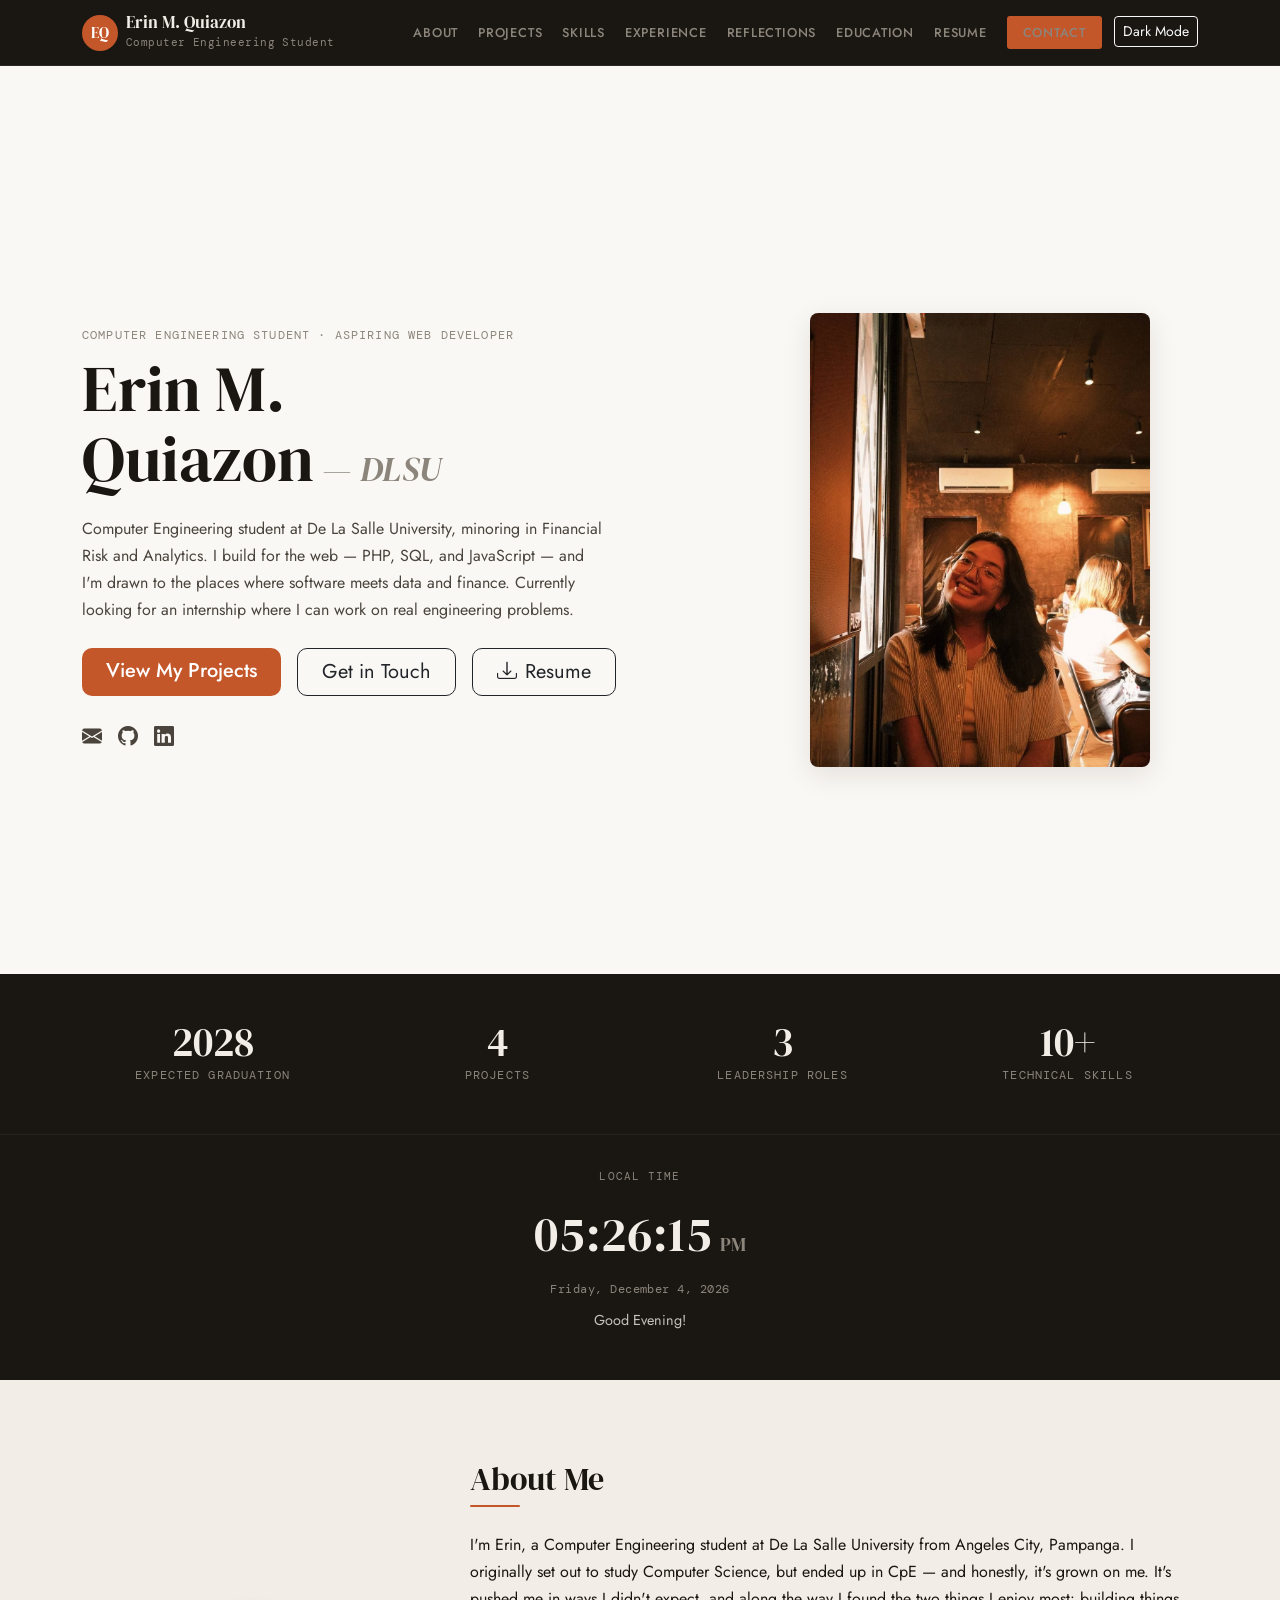
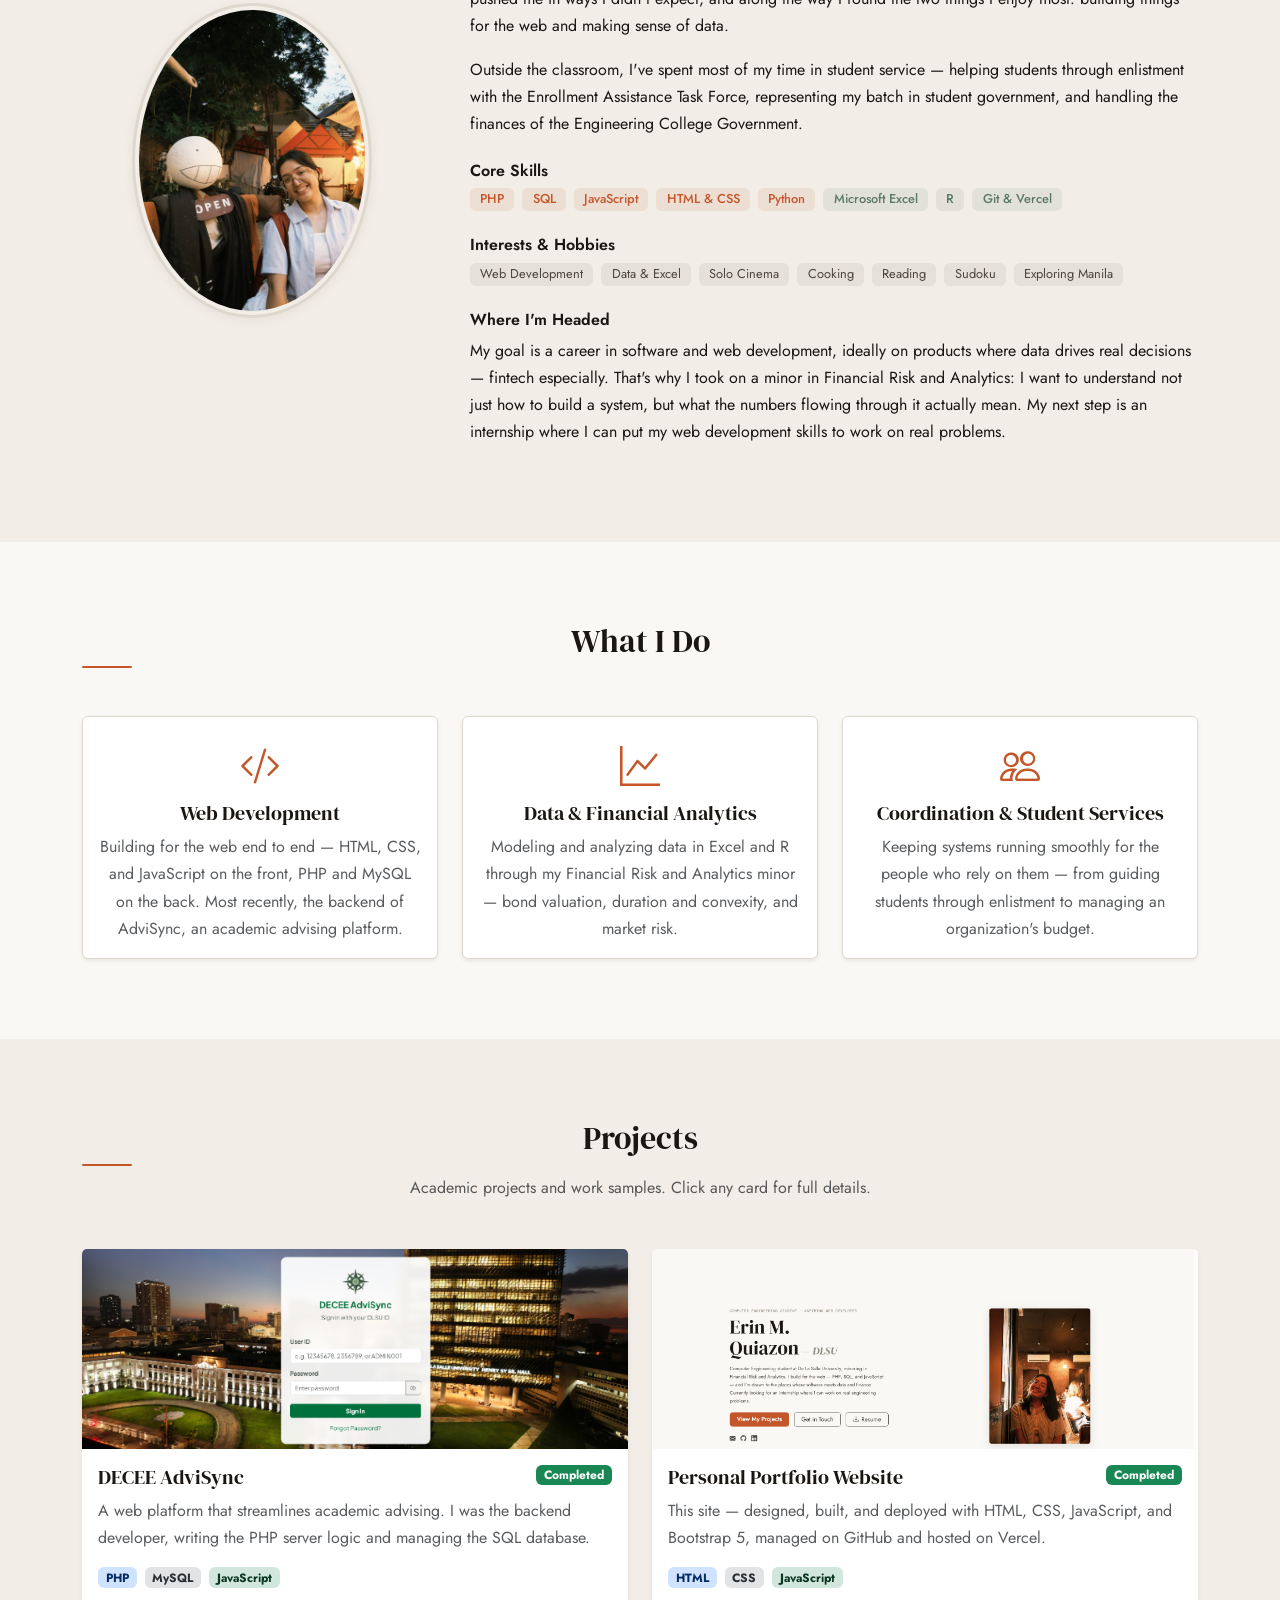
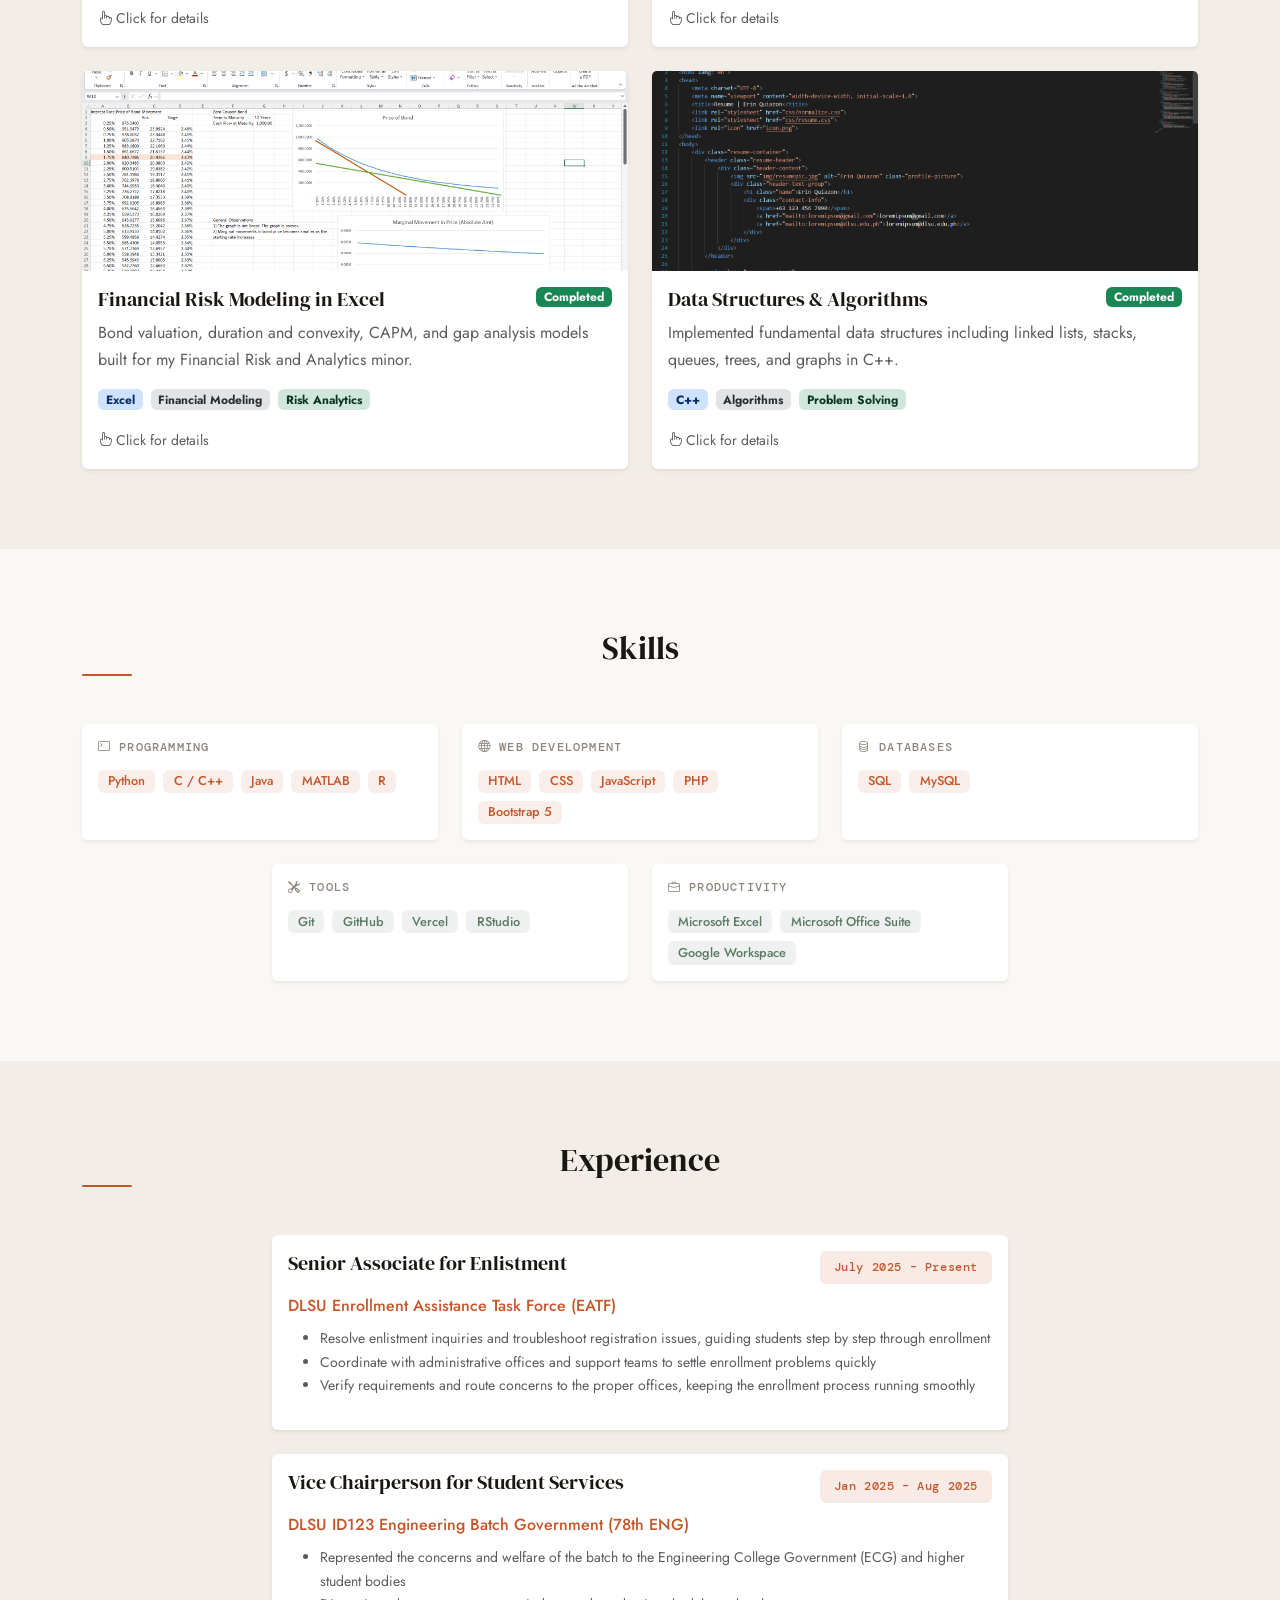
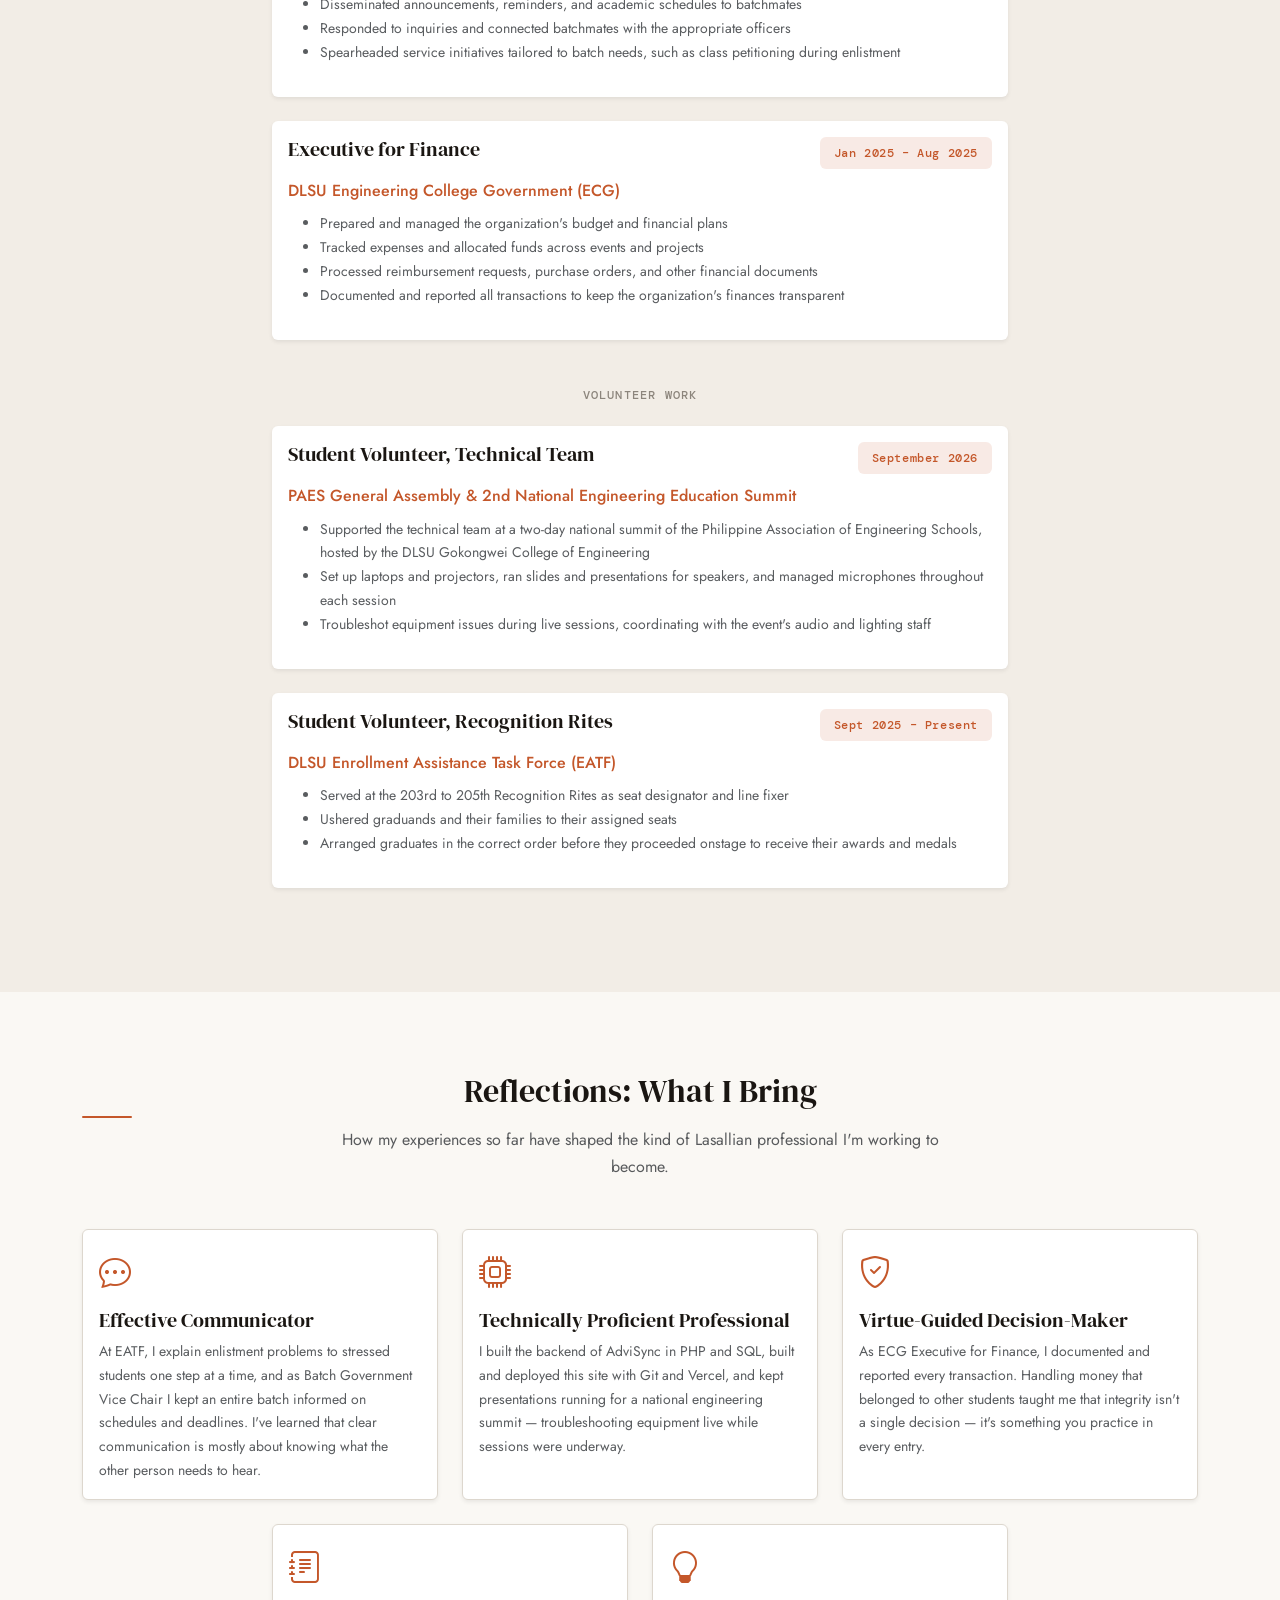
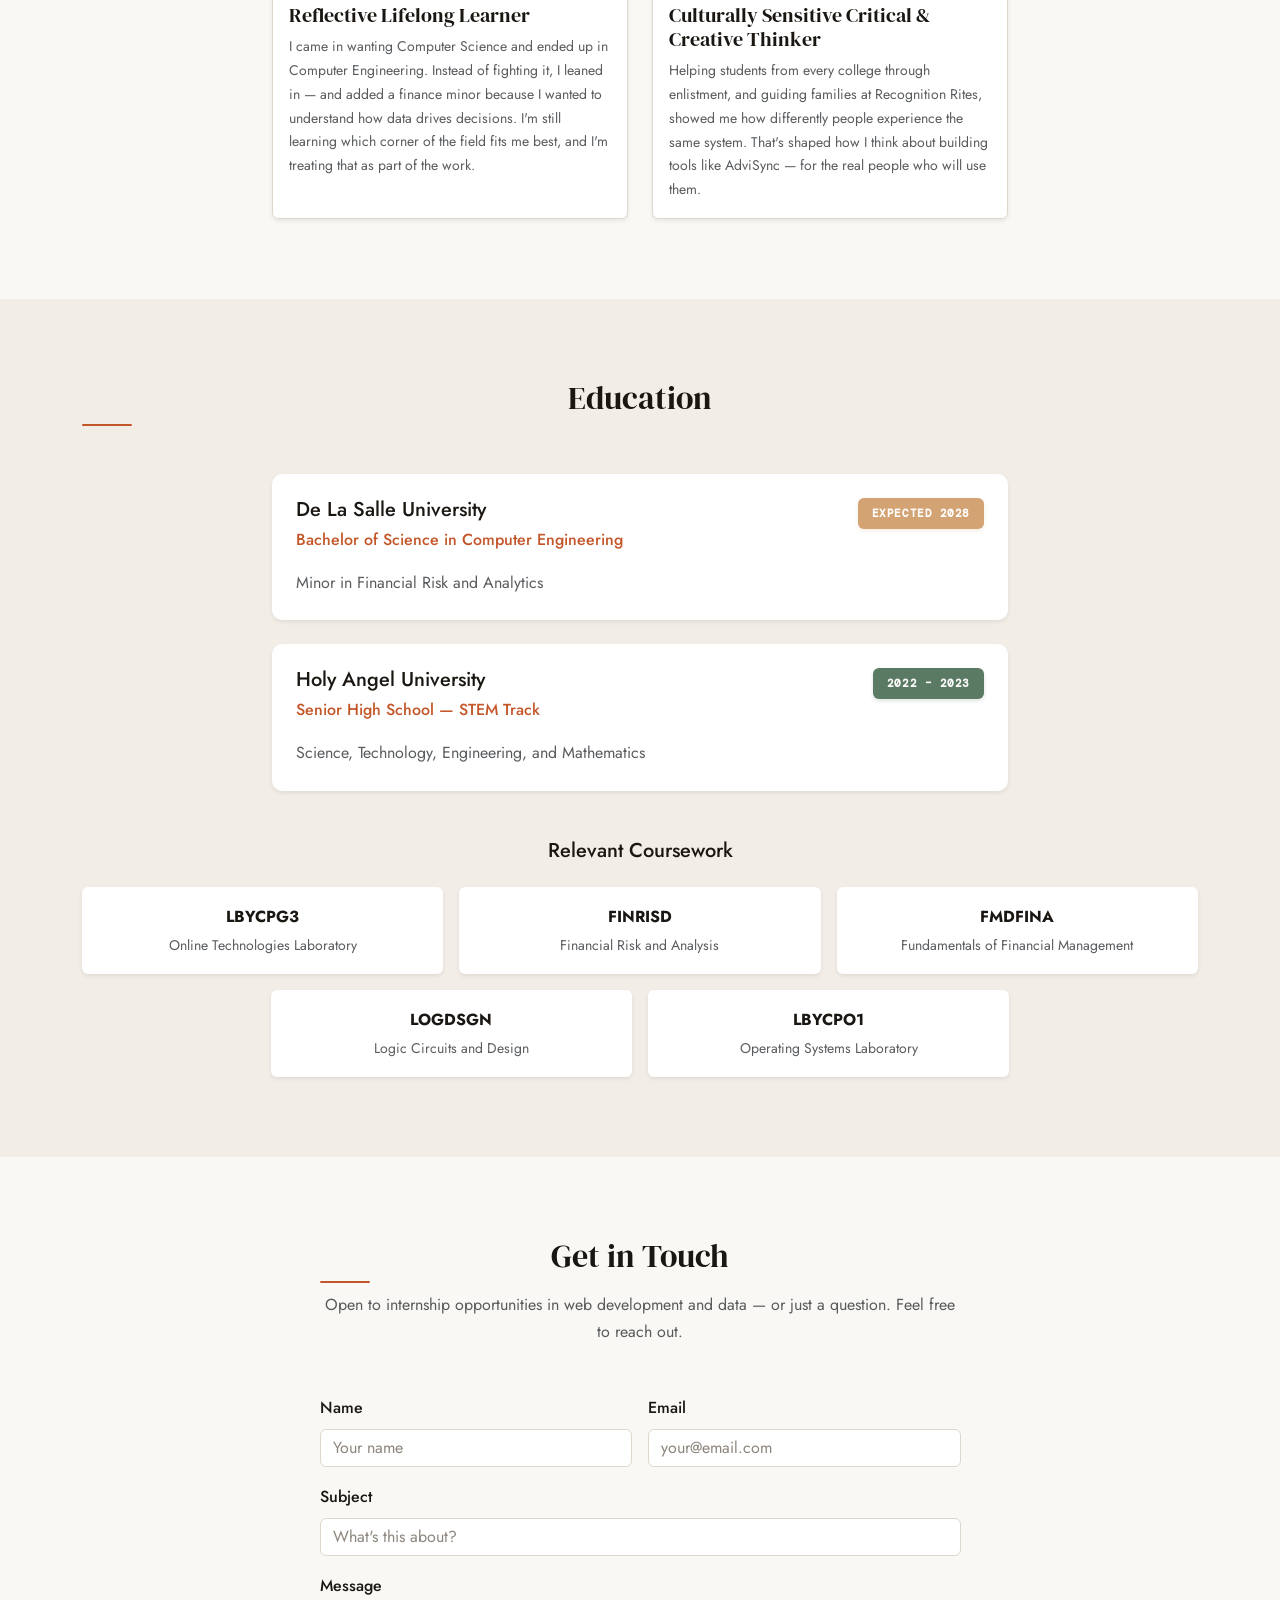
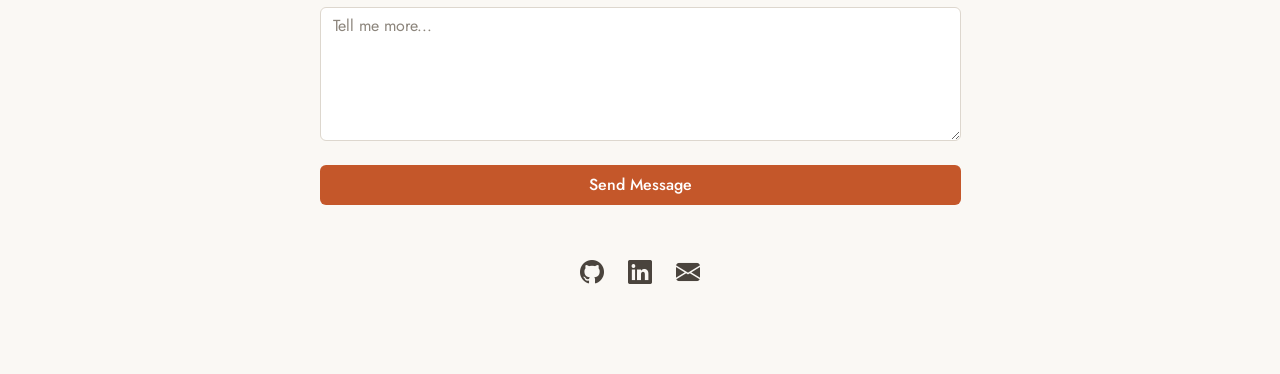
<file: index.html>
<!doctype html>
<html lang="en" data-bs-theme="light">
<head>
  <meta charset="UTF-8">
  <meta name="viewport" content="width=device-width, initial-scale=1.0">
  <meta name="description"
    content="Career e-Portfolio of Erin M. Quiazon, a Computer Engineering student at De La Salle University minoring in Financial Risk and Analytics.">
  <title>Erin M. Quiazon | Portfolio</title>
  <link rel="icon" href="assets/images/icon.png">

  <!-- Google Fonts -->
  <link rel="preconnect" href="https://fonts.googleapis.com">
  <link rel="preconnect" href="https://fonts.gstatic.com" crossorigin>
  <link href="https://fonts.googleapis.com/css2?family=DM+Mono:wght@400;500&family=DM+Serif+Display:ital@0;1&family=Jost:wght@300;400;500;600&display=swap" rel="stylesheet">

  <!-- Bootstrap Icons -->
  <link rel="stylesheet" href="https://cdn.jsdelivr.net/npm/bootstrap-icons@1.11.3/font/bootstrap-icons.min.css">

  <!-- Bootstrap 5.3 CSS (CDN) -->
  <link href="https://cdn.jsdelivr.net/npm/bootstrap@5.3.8/dist/css/bootstrap.min.css"
    rel="stylesheet"
    integrity="sha384-sRIl4kxILFvY47J16cr9ZwB07vP4J8+LH7qKQnuqkuIAvNWLzeN8tE5YBujZqJLB"
    crossorigin="anonymous">

  <!-- Custom overrides -->
  <link rel="stylesheet" href="css/style.css">
</head>

<body data-bs-spy="scroll" data-bs-target="#navbarMain" data-bs-offset="80">

  <!-- ============================================================
       NAVBAR
       ============================================================ -->
  <nav class="navbar navbar-expand-lg">
    <div class="container">
      <a class="navbar-brand d-flex align-items-center gap-2" href="#hero">
        <span class="brand-monogram" aria-hidden="true">EQ</span>
        <div class="brand-text">
          <span class="brand-name">Erin M. Quiazon</span>
          <span class="brand-sub">Computer Engineering Student</span>
        </div>
      </a>
      <button class="navbar-toggler" type="button"
        data-bs-toggle="collapse" data-bs-target="#navbarMain"
        aria-controls="navbarMain" aria-expanded="false"
        aria-label="Toggle navigation">
        <span class="navbar-toggler-icon"></span>
      </button>
      <div class="collapse navbar-collapse" id="navbarMain">
        <ul class="navbar-nav ms-auto gap-1">
          <li class="nav-item"><a class="nav-link" href="#about">About</a></li>
          <li class="nav-item"><a class="nav-link" href="#projects">Projects</a></li>
          <li class="nav-item"><a class="nav-link" href="#skills">Skills</a></li>
          <li class="nav-item"><a class="nav-link" href="#experience">Experience</a></li>
          <li class="nav-item"><a class="nav-link" href="#reflections">Reflections</a></li>
          <li class="nav-item"><a class="nav-link" href="#education">Education</a></li>
          <li class="nav-item"><a class="nav-link" href="resume.html">Resume</a></li>
          <li class="nav-item">
            <a class="nav-link btn-contact-nav ms-lg-2 px-3" href="#contact">Contact</a>
          </li>
          <li class="nav-item">
            <button id="theme-toggle" class="btn btn-sm btn-outline-light ms-lg-2">Dark Mode</button>
          </li>
        </ul>
      </div>
    </div>
  </nav>


  <main id="main-content">

    <!-- ============================================================
         HERO
         ============================================================ -->
    <section id="hero" class="d-flex align-items-center min-vh-100">
      <div class="container">
        <div class="row align-items-center g-5">
          <div class="col-12 col-lg-7">
            <p class="hero-eyebrow">Computer Engineering Student · Aspiring Web Developer</p>
            <h1 class="hero-title">Erin M.<br>Quiazon<span class="hero-highlight"> — DLSU</span></h1>
            <p class="hero-subtitle">Computer Engineering student at De La Salle University, minoring in Financial Risk and Analytics. I build for the web — PHP, SQL, and JavaScript — and I'm drawn to the places where software meets data and finance. Currently looking for an internship where I can work on real engineering problems.</p>
            <div class="d-flex flex-wrap gap-3 mt-4">
              <a href="#projects" class="btn btn-rust btn-lg px-4">View My Projects</a>
              <a href="#contact" class="btn btn-outline-dark btn-lg px-4">Get in Touch</a>
              <a href="assets/resume.pdf" download="Erin-Quiazon-Resume.pdf" class="btn btn-outline-dark btn-lg px-4">
                <i class="bi bi-download me-2"></i>Resume
              </a>
            </div>
            <div class="d-flex gap-3 mt-4">
              <a href="mailto:erin_quiazon@dlsu.edu.ph" class="social-link"
                data-bs-toggle="tooltip" data-bs-placement="bottom" title="Send me an email"
                aria-label="Send email"><i class="bi bi-envelope-fill fs-5"></i></a>
              <a href="https://github.com/erin-kyu" class="social-link"
                target="_blank" rel="noopener noreferrer"
                data-bs-toggle="tooltip" data-bs-placement="bottom" title="Visit my GitHub"
                aria-label="GitHub profile"><i class="bi bi-github fs-5"></i></a>
              <a href="https://www.linkedin.com/in/erin-quiazon-b76b72370" class="social-link"
                target="_blank" rel="noopener noreferrer"
                data-bs-toggle="tooltip" data-bs-placement="bottom" title="Connect on LinkedIn"
                aria-label="LinkedIn profile"><i class="bi bi-linkedin fs-5"></i></a>
            </div>
          </div>
          <div class="col-12 col-lg-5 text-center">
            <div class="hero-image-wrapper">
              <img src="assets/images/picofme.jpg" alt="Portrait photo of Erin M. Quiazon" class="img-fluid hero-portrait">
            </div>
          </div>
        </div>
      </div>
    </section>


    <!-- ============================================================
         STATS
         ============================================================ -->
    <section id="stats" class="stats-section">
      <div class="container">
        <div class="row row-cols-2 row-cols-md-4 g-4 text-center">
          <div class="col">
            <div class="stat-card"><span class="stat-number">2028</span><span class="stat-label">Expected Graduation</span></div>
          </div>
          <div class="col">
            <div class="stat-card"><span class="stat-number">4</span><span class="stat-label">Projects</span></div>
          </div>
          <div class="col">
            <div class="stat-card"><span class="stat-number">3</span><span class="stat-label">Leadership Roles</span></div>
          </div>
          <div class="col">
            <div class="stat-card"><span class="stat-number">10+</span><span class="stat-label">Technical Skills</span></div>
          </div>
        </div>
      </div>
    </section>


    <!-- ============================================================
         CLOCK
         ============================================================ -->
    <section id="clock" class="clock-section">
      <div class="container text-center">
        <p class="clock-label">Local Time</p>
        <div class="clock-display">
          <span id="clock-time">00:00:00</span>
          <span id="clock-ampm">AM</span>
        </div>
        <div id="clock-date" class="clock-date"></div>
        <div id="clock-greeting" class="clock-greeting"></div>
      </div>
    </section>


    <!-- ============================================================
         ABOUT
         ============================================================ -->
    <section id="about" class="portfolio-section section-alt">
      <div class="container">
        <div class="row align-items-center g-5">
          <div class="col-12 col-md-4 text-center">
            <img src="assets/images/avatar2.jpg" alt="Photo of Erin M. Quiazon"
              class="img-fluid rounded-circle shadow avatar-img" width="260" height="260">
          </div>
          <div class="col-12 col-md-8">
            <h2 class="section-heading mb-4">About Me</h2>

            <p>I'm Erin, a Computer Engineering student at De La Salle University from Angeles City, Pampanga. I originally set out to study Computer Science, but ended up in CpE — and honestly, it's grown on me. It's pushed me in ways I didn't expect, and along the way I found the two things I enjoy most: building things for the web and making sense of data.</p>
            <p>Outside the classroom, I've spent most of my time in student service — helping students through enlistment with the Enrollment Assistance Task Force, representing my batch in student government, and handling the finances of the Engineering College Government.</p>

            <h3 class="h6 fw-semibold mt-4 mb-2">Core Skills</h3>
            <div class="d-flex flex-wrap gap-2">
              <span class="badge badge-skill-primary" data-bs-toggle="tooltip" title="Server-side logic for AdviSync">PHP</span>
              <span class="badge badge-skill-primary" data-bs-toggle="tooltip" title="MySQL databases for web applications">SQL</span>
              <span class="badge badge-skill-primary" data-bs-toggle="tooltip" title="Frontend scripting and DOM manipulation">JavaScript</span>
              <span class="badge badge-skill-primary" data-bs-toggle="tooltip" title="Core web development languages">HTML &amp; CSS</span>
              <span class="badge badge-skill-primary" data-bs-toggle="tooltip" title="Engineering applications and data analysis">Python</span>
              <span class="badge badge-skill-secondary" data-bs-toggle="tooltip" title="Financial models, simulations, and charts">Microsoft Excel</span>
              <span class="badge badge-skill-secondary" data-bs-toggle="tooltip" title="Statistical analysis in RStudio">R</span>
              <span class="badge badge-skill-secondary" data-bs-toggle="tooltip" title="Version control and deployment">Git &amp; Vercel</span>
            </div>

            <h3 class="h6 fw-semibold mt-4 mb-2">Interests &amp; Hobbies</h3>
            <div class="d-flex flex-wrap gap-2">
              <span class="badge badge-interest">Web Development</span>
              <span class="badge badge-interest">Data &amp; Excel</span>
              <span class="badge badge-interest">Solo Cinema</span>
              <span class="badge badge-interest">Cooking</span>
              <span class="badge badge-interest">Reading</span>
              <span class="badge badge-interest">Sudoku</span>
              <span class="badge badge-interest">Exploring Manila</span>
            </div>

            <h3 class="h6 fw-semibold mt-4 mb-2">Where I'm Headed</h3>
            <p>My goal is a career in software and web development, ideally on products where data drives real decisions — fintech especially. That's why I took on a minor in Financial Risk and Analytics: I want to understand not just how to build a system, but what the numbers flowing through it actually mean. My next step is an internship where I can put my web development skills to work on real problems.</p>
          </div>
        </div>
      </div>
    </section>


    <!-- ============================================================
         WHAT I DO
         ============================================================ -->
    <section id="interests" class="portfolio-section">
      <div class="container">
        <h2 class="section-heading text-center mb-5">What I Do</h2>
        <div class="row row-cols-1 row-cols-md-3 g-4">
          <div class="col">
            <div class="card h-100 border-0 shadow-sm interest-card">
              <div class="card-body text-center">
                <i class="bi bi-code-slash fs-1 text-rust mb-3"></i>
                <h3 class="card-title h5">Web Development</h3>
                <p class="card-text text-body-secondary">Building for the web end to end — HTML, CSS, and JavaScript on the front, PHP and MySQL on the back. Most recently, the backend of AdviSync, an academic advising platform.</p>
              </div>
            </div>
          </div>
          <div class="col">
            <div class="card h-100 border-0 shadow-sm interest-card">
              <div class="card-body text-center">
                <i class="bi bi-graph-up fs-1 text-rust mb-3"></i>
                <h3 class="card-title h5">Data &amp; Financial Analytics</h3>
                <p class="card-text text-body-secondary">Modeling and analyzing data in Excel and R through my Financial Risk and Analytics minor — bond valuation, duration and convexity, and market risk.</p>
              </div>
            </div>
          </div>
          <div class="col">
            <div class="card h-100 border-0 shadow-sm interest-card">
              <div class="card-body text-center">
                <i class="bi bi-people fs-1 text-rust mb-3"></i>
                <h3 class="card-title h5">Coordination &amp; Student Services</h3>
                <p class="card-text text-body-secondary">Keeping systems running smoothly for the people who rely on them — from guiding students through enlistment to managing an organization's budget.</p>
              </div>
            </div>
          </div>
        </div>
      </div>
    </section>


    <!-- ============================================================
         PROJECTS
         ============================================================ -->
    <section id="projects" class="portfolio-section section-alt">
      <div class="container">
        <h2 class="section-heading text-center mb-2">Projects</h2>
        <p class="text-center text-body-secondary mb-5">Academic projects and work samples. Click any card for full details.</p>

        <div class="row row-cols-1 row-cols-md-2 g-4">

          <!-- AdviSync -->
          <div class="col">
            <article class="card h-100 shadow-sm border-0 project-card"
              role="button" tabindex="0" data-bs-toggle="modal" data-bs-target="#projectModal4">
              <img src="assets/images/advisync.png" class="card-img-top"
                alt="DECEE AdviSync sign-in page over a photo of the DLSU campus" loading="lazy" width="400" height="200">
              <div class="card-body d-flex flex-column">
                <div class="d-flex justify-content-between align-items-start mb-2">
                  <h3 class="card-title h5 mb-0">DECEE AdviSync</h3>
                  <span class="badge bg-success">Completed</span>
                </div>
                <p class="card-text text-body-secondary flex-grow-1">A web platform that streamlines academic advising. I was the backend developer, writing the PHP server logic and managing the SQL database.</p>
                <div class="d-flex flex-wrap gap-2 mb-3">
                  <span class="badge bg-primary-subtle text-primary-emphasis">PHP</span>
                  <span class="badge bg-secondary-subtle text-secondary-emphasis">MySQL</span>
                  <span class="badge bg-success-subtle text-success-emphasis">JavaScript</span>
                </div>
                <div class="mt-auto"><small class="text-body-secondary"><i class="bi bi-hand-index me-1"></i>Click for details</small></div>
              </div>
            </article>
          </div>

          <!-- Portfolio -->
          <div class="col">
            <article class="card h-100 shadow-sm border-0 project-card"
              role="button" tabindex="0" data-bs-toggle="modal" data-bs-target="#projectModal1">
              <img src="assets/images/portfolio-home-screenshot.png" class="card-img-top"
                alt="Screenshot of personal portfolio website homepage" loading="lazy" width="400" height="200">
              <div class="card-body d-flex flex-column">
                <div class="d-flex justify-content-between align-items-start mb-2">
                  <h3 class="card-title h5 mb-0">Personal Portfolio Website</h3>
                  <span class="badge bg-success">Completed</span>
                </div>
                <p class="card-text text-body-secondary flex-grow-1">This site — designed, built, and deployed with HTML, CSS, JavaScript, and Bootstrap 5, managed on GitHub and hosted on Vercel.</p>
                <div class="d-flex flex-wrap gap-2 mb-3">
                  <span class="badge bg-primary-subtle text-primary-emphasis">HTML</span>
                  <span class="badge bg-secondary-subtle text-secondary-emphasis">CSS</span>
                  <span class="badge bg-success-subtle text-success-emphasis">JavaScript</span>
                </div>
                <div class="mt-auto"><small class="text-body-secondary"><i class="bi bi-hand-index me-1"></i>Click for details</small></div>
              </div>
            </article>
          </div>

          <!-- FinRisk Excel -->
          <div class="col">
            <article class="card h-100 shadow-sm border-0 project-card"
              role="button" tabindex="0" data-bs-toggle="modal" data-bs-target="#projectModal2">
              <img src="assets/images/excel.png" class="card-img-top"
                alt="Excel workbook simulating zero-coupon bond prices across interest rates" loading="lazy" width="400" height="200">
              <div class="card-body d-flex flex-column">
                <div class="d-flex justify-content-between align-items-start mb-2">
                  <h3 class="card-title h5 mb-0">Financial Risk Modeling in Excel</h3>
                  <span class="badge bg-success">Completed</span>
                </div>
                <p class="card-text text-body-secondary flex-grow-1">Bond valuation, duration and convexity, CAPM, and gap analysis models built for my Financial Risk and Analytics minor.</p>
                <div class="d-flex flex-wrap gap-2 mb-3">
                  <span class="badge bg-primary-subtle text-primary-emphasis">Excel</span>
                  <span class="badge bg-secondary-subtle text-secondary-emphasis">Financial Modeling</span>
                  <span class="badge bg-success-subtle text-success-emphasis">Risk Analytics</span>
                </div>
                <div class="mt-auto"><small class="text-body-secondary"><i class="bi bi-hand-index me-1"></i>Click for details</small></div>
              </div>
            </article>
          </div>

          <!-- DSA -->
          <div class="col">
            <article class="card h-100 shadow-sm border-0 project-card"
              role="button" tabindex="0" data-bs-toggle="modal" data-bs-target="#projectModal3">
              <img src="assets/images/vscode.png" class="card-img-top"
                alt="Screenshot of VS Code editor showing C++ data structures code" loading="lazy" width="400" height="200">
              <div class="card-body d-flex flex-column">
                <div class="d-flex justify-content-between align-items-start mb-2">
                  <h3 class="card-title h5 mb-0">Data Structures &amp; Algorithms</h3>
                  <span class="badge bg-success">Completed</span>
                </div>
                <p class="card-text text-body-secondary flex-grow-1">Implemented fundamental data structures including linked lists, stacks, queues, trees, and graphs in C++.</p>
                <div class="d-flex flex-wrap gap-2 mb-3">
                  <span class="badge bg-primary-subtle text-primary-emphasis">C++</span>
                  <span class="badge bg-secondary-subtle text-secondary-emphasis">Algorithms</span>
                  <span class="badge bg-success-subtle text-success-emphasis">Problem Solving</span>
                </div>
                <div class="mt-auto"><small class="text-body-secondary"><i class="bi bi-hand-index me-1"></i>Click for details</small></div>
              </div>
            </article>
          </div>

        </div>
      </div>
    </section>


    <!-- ============================================================
         SKILLS
         ============================================================ -->
    <section id="skills" class="portfolio-section">
      <div class="container">
        <h2 class="section-heading text-center mb-5">Skills</h2>
        <div class="row row-cols-1 row-cols-md-2 row-cols-lg-3 g-4 justify-content-center">

          <div class="col">
            <div class="card h-100 border-0 shadow-sm skill-group-card">
              <div class="card-body">
                <h3 class="h5 mb-3 skill-column-title"><i class="bi bi-terminal me-2"></i>Programming</h3>
                <div class="d-flex flex-wrap gap-2">
                  <span class="badge badge-skill-primary">Python</span>
                  <span class="badge badge-skill-primary">C / C++</span>
                  <span class="badge badge-skill-primary">Java</span>
                  <span class="badge badge-skill-primary">MATLAB</span>
                  <span class="badge badge-skill-primary">R</span>
                </div>
              </div>
            </div>
          </div>

          <div class="col">
            <div class="card h-100 border-0 shadow-sm skill-group-card">
              <div class="card-body">
                <h3 class="h5 mb-3 skill-column-title"><i class="bi bi-globe me-2"></i>Web Development</h3>
                <div class="d-flex flex-wrap gap-2">
                  <span class="badge badge-skill-primary">HTML</span>
                  <span class="badge badge-skill-primary">CSS</span>
                  <span class="badge badge-skill-primary">JavaScript</span>
                  <span class="badge badge-skill-primary">PHP</span>
                  <span class="badge badge-skill-primary">Bootstrap 5</span>
                </div>
              </div>
            </div>
          </div>

          <div class="col">
            <div class="card h-100 border-0 shadow-sm skill-group-card">
              <div class="card-body">
                <h3 class="h5 mb-3 skill-column-title"><i class="bi bi-database me-2"></i>Databases</h3>
                <div class="d-flex flex-wrap gap-2">
                  <span class="badge badge-skill-primary">SQL</span>
                  <span class="badge badge-skill-primary">MySQL</span>
                </div>
              </div>
            </div>
          </div>

          <div class="col">
            <div class="card h-100 border-0 shadow-sm skill-group-card">
              <div class="card-body">
                <h3 class="h5 mb-3 skill-column-title"><i class="bi bi-tools me-2"></i>Tools</h3>
                <div class="d-flex flex-wrap gap-2">
                  <span class="badge badge-skill-secondary">Git</span>
                  <span class="badge badge-skill-secondary">GitHub</span>
                  <span class="badge badge-skill-secondary">Vercel</span>
                  <span class="badge badge-skill-secondary">RStudio</span>
                </div>
              </div>
            </div>
          </div>

          <div class="col">
            <div class="card h-100 border-0 shadow-sm skill-group-card">
              <div class="card-body">
                <h3 class="h5 mb-3 skill-column-title"><i class="bi bi-briefcase me-2"></i>Productivity</h3>
                <div class="d-flex flex-wrap gap-2">
                  <span class="badge badge-skill-secondary">Microsoft Excel</span>
                  <span class="badge badge-skill-secondary">Microsoft Office Suite</span>
                  <span class="badge badge-skill-secondary">Google Workspace</span>
                </div>
              </div>
            </div>
          </div>

        </div>
      </div>
    </section>


    <!-- ============================================================
         EXPERIENCE + VOLUNTEER
         ============================================================ -->
    <section id="experience" class="portfolio-section section-alt">
      <div class="container">
        <h2 class="section-heading text-center mb-5">Experience</h2>

        <div class="row justify-content-center">
          <div class="col-12 col-lg-8">

            <div class="card border-0 shadow-sm mb-4 experience-card">
              <div class="card-body">
                <div class="d-flex justify-content-between align-items-start flex-wrap mb-2">
                  <h3 class="card-title h5 mb-0">Senior Associate for Enlistment</h3>
                  <span class="experience-date">July 2025 – Present</span>
                </div>
                <p class="text-rust fw-medium mb-1">DLSU Enrollment Assistance Task Force (EATF)</p>
                <ul class="text-body-secondary small mt-2">
                  <li>Resolve enlistment inquiries and troubleshoot registration issues, guiding students step by step through enrollment</li>
                  <li>Coordinate with administrative offices and support teams to settle enrollment problems quickly</li>
                  <li>Verify requirements and route concerns to the proper offices, keeping the enrollment process running smoothly</li>
                </ul>
              </div>
            </div>

            <div class="card border-0 shadow-sm mb-4 experience-card">
              <div class="card-body">
                <div class="d-flex justify-content-between align-items-start flex-wrap mb-2">
                  <h3 class="card-title h5 mb-0">Vice Chairperson for Student Services</h3>
                  <span class="experience-date">Jan 2025 – Aug 2025</span>
                </div>
                <p class="text-rust fw-medium mb-1">DLSU ID123 Engineering Batch Government (78th ENG)</p>
                <ul class="text-body-secondary small mt-2">
                  <li>Represented the concerns and welfare of the batch to the Engineering College Government (ECG) and higher student bodies</li>
                  <li>Disseminated announcements, reminders, and academic schedules to batchmates</li>
                  <li>Responded to inquiries and connected batchmates with the appropriate officers</li>
                  <li>Spearheaded service initiatives tailored to batch needs, such as class petitioning during enlistment</li>
                </ul>
              </div>
            </div>

            <div class="card border-0 shadow-sm mb-4 experience-card">
              <div class="card-body">
                <div class="d-flex justify-content-between align-items-start flex-wrap mb-2">
                  <h3 class="card-title h5 mb-0">Executive for Finance</h3>
                  <span class="experience-date">Jan 2025 – Aug 2025</span>
                </div>
                <p class="text-rust fw-medium mb-1">DLSU Engineering College Government (ECG)</p>
                <ul class="text-body-secondary small mt-2">
                  <li>Prepared and managed the organization's budget and financial plans</li>
                  <li>Tracked expenses and allocated funds across events and projects</li>
                  <li>Processed reimbursement requests, purchase orders, and other financial documents</li>
                  <li>Documented and reported all transactions to keep the organization's finances transparent</li>
                </ul>
              </div>
            </div>

            <h3 class="h5 text-center mt-5 mb-4 skill-column-title">Volunteer Work</h3>

            <div class="card border-0 shadow-sm mb-4 experience-card">
              <div class="card-body">
                <div class="d-flex justify-content-between align-items-start flex-wrap mb-2">
                  <h3 class="card-title h5 mb-0">Student Volunteer, Technical Team</h3>
                  <span class="experience-date">September 2026</span>
                </div>
                <p class="text-rust fw-medium mb-1">PAES General Assembly &amp; 2nd National Engineering Education Summit</p>
                <ul class="text-body-secondary small mt-2">
                  <li>Supported the technical team at a two-day national summit of the Philippine Association of Engineering Schools, hosted by the DLSU Gokongwei College of Engineering</li>
                  <li>Set up laptops and projectors, ran slides and presentations for speakers, and managed microphones throughout each session</li>
                  <li>Troubleshot equipment issues during live sessions, coordinating with the event's audio and lighting staff</li>
                </ul>
              </div>
            </div>

            <div class="card border-0 shadow-sm mb-4 experience-card">
              <div class="card-body">
                <div class="d-flex justify-content-between align-items-start flex-wrap mb-2">
                  <h3 class="card-title h5 mb-0">Student Volunteer, Recognition Rites</h3>
                  <span class="experience-date">Sept 2025 – Present</span>
                </div>
                <p class="text-rust fw-medium mb-1">DLSU Enrollment Assistance Task Force (EATF)</p>
                <ul class="text-body-secondary small mt-2">
                  <li>Served at the 203rd to 205th Recognition Rites as seat designator and line fixer</li>
                  <li>Ushered graduands and their families to their assigned seats</li>
                  <li>Arranged graduates in the correct order before they proceeded onstage to receive their awards and medals</li>
                </ul>
              </div>
            </div>

          </div>
        </div>
      </div>
    </section>


    <!-- ============================================================
         REFLECTIONS — LASALLIAN GRADUATE ATTRIBUTES
         ============================================================ -->
    <section id="reflections" class="portfolio-section">
      <div class="container">
        <h2 class="section-heading text-center mb-2">Reflections: What I Bring</h2>
        <p class="text-center text-body-secondary mb-5 mx-auto" style="max-width: 640px;">How my experiences so far have shaped the kind of Lasallian professional I'm working to become.</p>

        <div class="row row-cols-1 row-cols-md-2 row-cols-lg-3 g-4 justify-content-center">

          <div class="col">
            <div class="card h-100 border-0 shadow-sm interest-card">
              <div class="card-body">
                <i class="bi bi-chat-dots fs-2 text-rust d-block mb-2"></i>
                <h3 class="card-title h5">Effective Communicator</h3>
                <p class="card-text text-body-secondary small">At EATF, I explain enlistment problems to stressed students one step at a time, and as Batch Government Vice Chair I kept an entire batch informed on schedules and deadlines. I've learned that clear communication is mostly about knowing what the other person needs to hear.</p>
              </div>
            </div>
          </div>

          <div class="col">
            <div class="card h-100 border-0 shadow-sm interest-card">
              <div class="card-body">
                <i class="bi bi-cpu fs-2 text-rust d-block mb-2"></i>
                <h3 class="card-title h5">Technically Proficient Professional</h3>
                <p class="card-text text-body-secondary small">I built the backend of AdviSync in PHP and SQL, built and deployed this site with Git and Vercel, and kept presentations running for a national engineering summit — troubleshooting equipment live while sessions were underway.</p>
              </div>
            </div>
          </div>

          <div class="col">
            <div class="card h-100 border-0 shadow-sm interest-card">
              <div class="card-body">
                <i class="bi bi-shield-check fs-2 text-rust d-block mb-2"></i>
                <h3 class="card-title h5">Virtue-Guided Decision-Maker</h3>
                <p class="card-text text-body-secondary small">As ECG Executive for Finance, I documented and reported every transaction. Handling money that belonged to other students taught me that integrity isn't a single decision — it's something you practice in every entry.</p>
              </div>
            </div>
          </div>

          <div class="col">
            <div class="card h-100 border-0 shadow-sm interest-card">
              <div class="card-body">
                <i class="bi bi-journal-text fs-2 text-rust d-block mb-2"></i>
                <h3 class="card-title h5">Reflective Lifelong Learner</h3>
                <p class="card-text text-body-secondary small">I came in wanting Computer Science and ended up in Computer Engineering. Instead of fighting it, I leaned in — and added a finance minor because I wanted to understand how data drives decisions. I'm still learning which corner of the field fits me best, and I'm treating that as part of the work.</p>
              </div>
            </div>
          </div>

          <div class="col">
            <div class="card h-100 border-0 shadow-sm interest-card">
              <div class="card-body">
                <i class="bi bi-lightbulb fs-2 text-rust d-block mb-2"></i>
                <h3 class="card-title h5">Culturally Sensitive Critical &amp; Creative Thinker</h3>
                <p class="card-text text-body-secondary small">Helping students from every college through enlistment, and guiding families at Recognition Rites, showed me how differently people experience the same system. That's shaped how I think about building tools like AdviSync — for the real people who will use them.</p>
              </div>
            </div>
          </div>

        </div>
      </div>
    </section>


    <!-- ============================================================
         EDUCATION
         ============================================================ -->
    <section id="education" class="portfolio-section section-alt">
      <div class="container">
        <h2 class="section-heading text-center mb-5">Education</h2>

        <div class="row justify-content-center g-4">
          <div class="col-12 col-lg-8">

            <div class="card p-4 mb-4 border-0 shadow-sm rounded-3">
              <div class="d-flex justify-content-between align-items-start flex-wrap mb-3">
                <div>
                  <h3 class="h5 mb-1">De La Salle University</h3>
                  <p class="text-rust fw-medium mb-0">Bachelor of Science in Computer Engineering</p>
                </div>
                <span class="status-progress">Expected 2028</span>
              </div>
              <p class="text-body-secondary mb-0">Minor in Financial Risk and Analytics</p>
            </div>

            <div class="card p-4 border-0 shadow-sm rounded-3">
              <div class="d-flex justify-content-between align-items-start flex-wrap mb-3">
                <div>
                  <h3 class="h5 mb-1">Holy Angel University</h3>
                  <p class="text-rust fw-medium mb-0">Senior High School — STEM Track</p>
                </div>
                <span class="status-completed">2022 – 2023</span>
              </div>
              <p class="text-body-secondary mb-0">Science, Technology, Engineering, and Mathematics</p>
            </div>

          </div>
        </div>

        <h3 class="h5 text-center mt-5 mb-4">Relevant Coursework</h3>
        <div class="row row-cols-1 row-cols-md-2 row-cols-lg-3 g-3 justify-content-center">
          <div class="col">
            <div class="card border-0 shadow-sm h-100">
              <div class="card-body text-center">
                <p class="fw-bold mb-1">LBYCPG3</p>
                <p class="text-body-secondary small mb-0">Online Technologies Laboratory</p>
              </div>
            </div>
          </div>
          <div class="col">
            <div class="card border-0 shadow-sm h-100">
              <div class="card-body text-center">
                <p class="fw-bold mb-1">FINRISD</p>
                <p class="text-body-secondary small mb-0">Financial Risk and Analysis</p>
              </div>
            </div>
          </div>
          <div class="col">
            <div class="card border-0 shadow-sm h-100">
              <div class="card-body text-center">
                <p class="fw-bold mb-1">FMDFINA</p>
                <p class="text-body-secondary small mb-0">Fundamentals of Financial Management</p>
              </div>
            </div>
          </div>
          <div class="col">
            <div class="card border-0 shadow-sm h-100">
              <div class="card-body text-center">
                <p class="fw-bold mb-1">LOGDSGN</p>
                <p class="text-body-secondary small mb-0">Logic Circuits and Design</p>
              </div>
            </div>
          </div>
          <div class="col">
            <div class="card border-0 shadow-sm h-100">
              <div class="card-body text-center">
                <p class="fw-bold mb-1">LBYCPO1</p>
                <p class="text-body-secondary small mb-0">Operating Systems Laboratory</p>
              </div>
            </div>
          </div>
        </div>
      </div>
    </section>


    <!-- ============================================================
         CONTACT
         ============================================================ -->
    <section id="contact" class="portfolio-section">
      <div class="container">
        <div class="row justify-content-center">
          <div class="col-12 col-lg-7">
            <h2 class="section-heading text-center mb-2">Get in Touch</h2>
            <p class="text-center text-body-secondary mb-5">Open to internship opportunities in web development and data — or just a question. Feel free to reach out.</p>

            <form action="https://formsubmit.co/ajax/erinquiazon@gmail.com" method="POST" id="contactForm" novalidate>
              <input type="hidden" name="_subject" value="New Message from Portfolio — Erin Quiazon">
              <input type="hidden" name="_captcha" value="false">
              <input type="hidden" name="_template" value="table">

              <div class="row g-3 mb-3">
                <div class="col-12 col-md-6">
                  <label for="contactName" class="form-label fw-medium">Name</label>
                  <input type="text" class="form-control" id="contactName" name="name" placeholder="Your name" required>
                  <div class="invalid-feedback" id="nameErr">Please enter your name (at least 2 characters).</div>
                </div>
                <div class="col-12 col-md-6">
                  <label for="contactEmail" class="form-label fw-medium">Email</label>
                  <input type="email" class="form-control" id="contactEmail" name="email" placeholder="your@email.com" required>
                  <div class="invalid-feedback" id="emailErr">Please enter a valid email address.</div>
                </div>
              </div>
              <div class="mb-3">
                <label for="contactSubject" class="form-label fw-medium">Subject</label>
                <input type="text" class="form-control" id="contactSubject" name="subject" placeholder="What's this about?" required>
                <div class="invalid-feedback" id="subjectErr">Please add a subject (at least 3 characters).</div>
              </div>
              <div class="mb-4">
                <label for="contactMessage" class="form-label fw-medium">Message</label>
                <textarea class="form-control" id="contactMessage" name="message" rows="5" placeholder="Tell me more..." required></textarea>
                <div class="invalid-feedback" id="messageErr">Please write a message (at least 10 characters).</div>
              </div>
              <button type="submit" class="btn btn-rust w-100 py-2" id="submitBtn">Send Message</button>
              <div class="status-msg text-center mt-3" id="statusMsg"></div>
            </form>

            <div class="d-flex justify-content-center gap-4 mt-5">
              <a href="https://github.com/erin-kyu" class="social-link" target="_blank" rel="noopener noreferrer"
                data-bs-toggle="tooltip" data-bs-placement="bottom" title="Visit my GitHub"
                aria-label="GitHub profile"><i class="bi bi-github fs-4"></i></a>
              <a href="https://www.linkedin.com/in/erin-quiazon-b76b72370" class="social-link" target="_blank" rel="noopener noreferrer"
                data-bs-toggle="tooltip" data-bs-placement="bottom" title="Connect on LinkedIn"
                aria-label="LinkedIn profile"><i class="bi bi-linkedin fs-4"></i></a>
              <a href="mailto:erin_quiazon@dlsu.edu.ph" class="social-link"
                data-bs-toggle="tooltip" data-bs-placement="bottom" title="Send me an email"
                aria-label="Send email"><i class="bi bi-envelope-fill fs-4"></i></a>
            </div>
          </div>
        </div>
      </div>
    </section>

  </main>


  <!-- ============================================================
       PROJECT MODALS
       ============================================================ -->

  <!-- AdviSync -->
  <div class="modal fade" id="projectModal4" tabindex="-1" aria-labelledby="projectModal4Label" aria-hidden="true">
    <div class="modal-dialog modal-lg modal-dialog-centered modal-dialog-scrollable">
      <div class="modal-content">
        <div class="modal-header">
          <h4 class="modal-title" id="projectModal4Label">DECEE AdviSync: Enhancing Academic Advising Through Digital Solutions</h4>
          <button type="button" class="btn-close" data-bs-dismiss="modal" aria-label="Close"></button>
        </div>
        <div class="modal-body">
          <img src="assets/images/advisync.png" class="img-fluid rounded mb-4" alt="DECEE AdviSync sign-in page, where students log in with their DLSU ID">
          <div class="d-flex flex-wrap gap-2 mb-3">
            <span class="badge bg-success">Completed</span>
            <span class="badge bg-body-secondary">March – April 2026</span>
            <span class="badge bg-body-secondary">LBYCPG3 — Online Technologies Laboratory</span>
          </div>
          <p>AdviSync is a web platform built to streamline academic advising for the Department of Electronics, Computer, and Electrical Engineering (DECEE). As the team's backend developer, I wrote the server-side logic in PHP and handled the SQL database that stores advising data.</p>
          <p class="fw-medium mb-2">My role:</p>
          <ul>
            <li>Backend developer — server-side logic in PHP</li>
            <li>Designed and managed the MySQL database for advising records</li>
          </ul>
          <p class="fw-medium mb-2">Technologies used:</p>
          <div class="d-flex flex-wrap gap-2 mb-3">
            <span class="badge bg-primary-subtle text-primary-emphasis">PHP</span>
            <span class="badge bg-primary-subtle text-primary-emphasis">MySQL</span>
            <span class="badge bg-primary-subtle text-primary-emphasis">JavaScript</span>
            <span class="badge bg-secondary-subtle text-secondary-emphasis">Backend Development</span>
          </div>
        </div>
        <div class="modal-footer">
          <button type="button" class="btn btn-secondary" data-bs-dismiss="modal">Close</button>
        </div>
      </div>
    </div>
  </div>

  <!-- Portfolio -->
  <div class="modal fade" id="projectModal1" tabindex="-1" aria-labelledby="projectModal1Label" aria-hidden="true">
    <div class="modal-dialog modal-lg modal-dialog-centered modal-dialog-scrollable">
      <div class="modal-content">
        <div class="modal-header">
          <h4 class="modal-title" id="projectModal1Label">Personal Portfolio Website</h4>
          <button type="button" class="btn-close" data-bs-dismiss="modal" aria-label="Close"></button>
        </div>
        <div class="modal-body">
          <img src="assets/images/portfolio-home-screenshot.png" class="img-fluid rounded mb-4" alt="Full screenshot of portfolio website">
          <div class="d-flex flex-wrap gap-2 mb-3">
            <span class="badge bg-success">Completed</span>
            <span class="badge bg-body-secondary">February – April 2026</span>
            <span class="badge bg-body-secondary">LBYCPG3 — Online Technologies Laboratory</span>
          </div>
          <p>Designed and built this portfolio site to showcase my projects, skills, and experience. It uses Bootstrap 5's grid, cards, modals, and tooltips, with custom CSS for the theme and dark mode, and vanilla JavaScript for the live clock, scroll effects, and a validated contact form. I managed the source code on GitHub and deployed it through Vercel.</p>
          <p class="fw-medium mb-2">Technologies used:</p>
          <div class="d-flex flex-wrap gap-2 mb-3">
            <span class="badge bg-primary-subtle text-primary-emphasis">HTML</span>
            <span class="badge bg-primary-subtle text-primary-emphasis">CSS</span>
            <span class="badge bg-primary-subtle text-primary-emphasis">JavaScript</span>
            <span class="badge bg-primary-subtle text-primary-emphasis">Bootstrap 5</span>
            <span class="badge bg-secondary-subtle text-secondary-emphasis">Git &amp; GitHub</span>
            <span class="badge bg-secondary-subtle text-secondary-emphasis">Vercel</span>
          </div>
        </div>
        <div class="modal-footer">
          <a href="https://github.com/erin-kyu/student-portfolio" class="btn btn-outline-secondary" target="_blank" rel="noopener noreferrer"><i class="bi bi-github me-1"></i>Source Code</a>
          <button type="button" class="btn btn-secondary" data-bs-dismiss="modal">Close</button>
        </div>
      </div>
    </div>
  </div>

  <!-- FinRisk Excel -->
  <div class="modal fade" id="projectModal2" tabindex="-1" aria-labelledby="projectModal2Label" aria-hidden="true">
    <div class="modal-dialog modal-lg modal-dialog-centered modal-dialog-scrollable">
      <div class="modal-content">
        <div class="modal-header">
          <h4 class="modal-title" id="projectModal2Label">Financial Risk Modeling in Excel</h4>
          <button type="button" class="btn-close" data-bs-dismiss="modal" aria-label="Close"></button>
        </div>
        <div class="modal-body">
          <img src="assets/images/excel.png" class="img-fluid rounded mb-4" alt="Excel workbook simulating
            
  <!-- Bootstrap 5 JS Bundle (CDN) -->
  <script src="https://cdn.jsdelivr.net/npm/bootstrap@5.3.8/dist/js/bootstrap.bundle.min.js"
    integrity="sha384-FKyoEForCGlyvwx9Hj09JcYn3nv7wiPVlz7YYwJrWVcXK/BmnVDxM+D2scQbITxI"
    crossorigin="anonymous"></script>

  <!-- Custom JavaScript -->
  <script src="js/main.js"></script>

</body>
</html>
</file>
<file: css/style.css>
/* css/style.css */
/* ================================================================
   Bootstrap CSS Custom Property Overrides
   ================================================================ */

:root {
  --bs-primary:             #c4572a;
  --bs-primary-rgb:         196, 87, 42;
  --bs-secondary:           #5a7a63;
  --bs-secondary-rgb:       90, 122, 99;
  --bs-body-color:          #1a1612;
  --bs-body-bg:             #faf8f4;
  --bs-card-bg:             #ffffff;
  --bs-tertiary-bg:         #f2ede6;
  --bs-font-sans-serif:     'Jost', system-ui, -apple-system, sans-serif;
  --bs-body-font-family:    var(--bs-font-sans-serif);
  --bs-body-font-size:      1rem;
  --bs-body-line-height:    1.7;
  --bs-border-color:        #ddd7ce;
  --bs-border-radius:       0.375rem;
  --bs-border-radius-lg:    0.625rem;
  --bs-border-radius-pill:  50rem;
  --bs-box-shadow:          0 2px 12px rgba(26, 22, 18, 0.06);
  --bs-box-shadow-lg:       0 8px 28px rgba(26, 22, 18, 0.1);

  --ink:        #1a1612;
  --ink-soft:   #4a443d;
  --dust:       #8c857c;
  --sand:       #f2ede6;
  --cream:      #faf8f4;
  --paper:      #ffffff;
  --rust:       #c4572a;
  --rust-dim:   #9e3d18;
  --sage:       #5a7a63;
  --line:       #ddd7ce;

  --serif:      'DM Serif Display', Georgia, serif;
  --sans:       'Jost', system-ui, sans-serif;
  --mono:       'DM Mono', 'Courier New', monospace;
  --ease:       cubic-bezier(0.25, 0.1, 0.25, 1);
  --portfolio-section-gap: 5rem;
  --portfolio-transition:  0.25s var(--ease);
}

[data-bs-theme='dark'] {
  --bs-body-bg:      #1a1612;
  --bs-body-color:   #f2ede6;
  --bs-card-bg:      #241e19;
  --bs-tertiary-bg:  #1f1914;
  --bs-border-color: rgba(255, 255, 255, 0.08);

  --ink:        #f2ede6;
  --ink-soft:   #c4bdb4;
  --dust:       #a89f96;
  --sand:       #1f1914;
  --cream:      #1a1612;
  --paper:      #241e19;
  --line:       rgba(255, 255, 255, 0.1);
  --rust:       #d4874d;
  --rust-dim:   #c4752a;
}

/* --- Global --- */
html { scroll-behavior: smooth; }
.text-rust { color: var(--rust) !important; }

body {
  padding-top: 74px;
}

/* --- Typography --- */
.section-heading {
  font-family: var(--serif);
  font-weight: 400;
  color: var(--ink);
  position: relative;
  display: inline-block;
}
.section-heading::after {
  content: '';
  display: block;
  width: 50px;
  height: 2px;
  background: var(--rust);
  margin-top: 0.4rem;
  border-radius: 2px;
}
.text-center .section-heading::after {
  margin-left: auto;
  margin-right: auto;
}
h2.section-heading.text-center { display: block; }

.skill-column-title {
  font-family: var(--mono);
  font-size: 0.75rem;
  text-transform: uppercase;
  letter-spacing: 0.1em;
  color: var(--dust);
}

/* --- Navbar --- */
.navbar {
  background: var(--ink);
  padding: 0.5rem 0;
  border-bottom: 1px solid rgba(255, 255, 255, 0.07);
  position: fixed !important;
  top: 0;
  left: 0;
  right: 0;
  z-index: 1030;
  transform: none !important;
}

.brand-logo { border-radius: 50%; object-fit: cover; opacity: 0.9; transition: opacity 0.2s; }
.brand-logo:hover { opacity: 1; }
.brand-name { display: block; font-family: var(--serif); font-size: 1.05rem; font-weight: 400; color: var(--sand); line-height: 1.2; }
.brand-sub { display: block; font-family: var(--mono); font-size: 0.7rem; color: var(--dust); letter-spacing: 0.04em; }

.navbar .nav-link {
  font-size: 0.8rem; font-weight: 500; letter-spacing: 0.06em; text-transform: uppercase;
  color: var(--dust) !important; padding: 6px 14px; border-radius: 3px;
  transition: color 0.2s var(--ease), background 0.2s var(--ease);
}
.navbar .nav-link:hover, .navbar .nav-link.active { color: var(--sand) !important; background: rgba(255,255,255,0.06); }

.btn-contact-nav {
  background: var(--rust) !important; color: var(--sand) !important;
  font-size: 0.8rem !important; font-weight: 500 !important;
  text-transform: uppercase; letter-spacing: 0.06em; border: none; border-radius: 3px;
}
.btn-contact-nav:hover { background: var(--rust-dim) !important; color: #fff !important; }

.navbar-toggler { border-color: rgba(255,255,255,0.2); padding: 4px 10px; }
.navbar-toggler-icon {
  background-image: url("data:image/svg+xml,%3csvg xmlns='http://www.w3.org/2000/svg' width='30' height='30' viewBox='0 0 30 30'%3e%3cpath stroke='rgba%28242, 237, 230, 0.8%29' stroke-linecap='round' stroke-miterlimit='10' stroke-width='2' d='M4 7h22M4 15h22M4 23h22'/%3e%3c/svg%3e");
}

/* --- Buttons --- */
.btn-rust { background-color: var(--rust); color: #fff; border: none; font-weight: 500; transition: all var(--portfolio-transition); }
.btn-rust:hover { background-color: var(--rust-dim); color: #fff; transform: translateY(-1px); box-shadow: 0 4px 12px rgba(196,87,42,0.25); }

/* --- Hero --- */
#hero { background: var(--cream); padding-top: 6rem; padding-bottom: 4rem; }
.hero-eyebrow { font-family: var(--mono); font-size: 0.72rem; text-transform: uppercase; letter-spacing: 0.1em; color: var(--dust); margin-bottom: 0.5rem; }
.hero-title { font-family: var(--serif); font-size: clamp(2.5rem, 6vw, 4rem); font-weight: 400; color: var(--ink); line-height: 1.1; margin-bottom: 1.25rem; }
.hero-highlight { font-style: italic; color: var(--dust); font-size: 0.55em; letter-spacing: 0.01em; }
.hero-subtitle { font-size: 1rem; color: var(--ink-soft); line-height: 1.7; max-width: 520px; }
.hero-portrait { border-radius: 8px; max-width: 340px; box-shadow: var(--bs-box-shadow-lg); }

/* --- Stats --- */
.stats-section { background: var(--ink); padding: 3rem 0; }
.stat-card { display: flex; flex-direction: column; align-items: center; gap: 0.25rem; }
.stat-number { font-family: var(--serif); font-size: 2.5rem; font-weight: 400; color: var(--sand); line-height: 1; }
.stat-label { font-family: var(--mono); font-size: 0.72rem; text-transform: uppercase; letter-spacing: 0.1em; color: var(--dust); }

/* --- Clock --- */
.clock-section { background: var(--ink); padding: 2rem 0 3rem; border-top: 1px solid rgba(255,255,255,0.05); }
.clock-label { font-family: var(--mono); font-size: 0.7rem; text-transform: uppercase; letter-spacing: 0.1em; color: var(--dust); margin-bottom: 0.5rem; }
.clock-display { font-family: var(--serif); color: var(--sand); }
#clock-time { font-size: 3rem; font-weight: 400; letter-spacing: 0.02em; }
#clock-ampm { font-size: 1.2rem; color: var(--dust); margin-left: 0.25rem; }
.clock-date { font-family: var(--mono); font-size: 0.75rem; color: var(--dust); letter-spacing: 0.04em; margin-top: 0.25rem; }
.clock-greeting { font-family: var(--sans); font-size: 0.9rem; color: var(--sand); margin-top: 0.5rem; opacity: 0.8; }

/* --- Sections --- */
.portfolio-section { padding-top: var(--portfolio-section-gap); padding-bottom: var(--portfolio-section-gap); }
.section-alt { background-color: var(--sand); }

/* --- Stacking fix for fixed navbar --- */
main, #hero, .portfolio-section, .stats-section, .clock-section {
  position: relative;
  z-index: 1;
}

/* --- Avatar --- */
.avatar-img { max-width: 240px; border: 3px solid var(--line); padding: 4px; }

/* --- Badges --- */
.badge-skill-primary { background-color: rgba(196,87,42,0.1); color: var(--rust); font-weight: 500; font-size: 0.8rem; padding: 0.4em 0.8em; cursor: default; }
.badge-skill-secondary { background-color: rgba(90,122,99,0.1); color: var(--sage); font-weight: 500; font-size: 0.8rem; padding: 0.4em 0.8em; cursor: default; }
.badge-interest { background-color: rgba(26,22,18,0.06); color: var(--ink-soft); font-weight: 400; font-size: 0.8rem; padding: 0.4em 0.8em; cursor: default; }

/* --- Interest Cards --- */
.interest-card { background: var(--paper); border: 1px solid var(--line) !important; transition: transform var(--portfolio-transition), box-shadow var(--portfolio-transition); }
.interest-card:hover { transform: translateY(-4px); box-shadow: var(--bs-box-shadow-lg); }
.interest-card .card-title { font-family: var(--serif); font-weight: 400; }

/* --- Cards --- */
.card { background: var(--paper); border: 1px solid var(--line); transition: transform var(--portfolio-transition), box-shadow var(--portfolio-transition); }
.card:hover { transform: translateY(-4px); box-shadow: var(--bs-box-shadow-lg); }
.project-card { cursor: pointer; }
.project-card:hover { border-color: var(--rust); }
.card-img-top { height: 200px; object-fit: cover; }
.card-title { font-family: var(--serif); font-weight: 400; color: var(--ink); }

/* --- Modals --- */
.modal-content { background: var(--paper); border: 1px solid var(--line); }
.modal-header { border-bottom: 1px solid var(--line); }
.modal-header .modal-title { font-family: var(--serif); font-weight: 400; }
.modal-footer { border-top: 1px solid var(--line); }

/* --- Progress Bars --- */
.progress { background-color: var(--sand); height: 10px; border-radius: var(--bs-border-radius-pill); }
.progress-bar { background-color: var(--rust); border-radius: var(--bs-border-radius-pill); }
.progress-bar-secondary { background-color: var(--sage); }

/* --- Form --- */
.form-control { background-color: var(--paper); border: 1px solid var(--line); color: var(--ink); transition: border-color var(--portfolio-transition), box-shadow var(--portfolio-transition); }
.form-control:focus { background-color: var(--paper); border-color: var(--rust); box-shadow: 0 0 0 0.2rem rgba(196,87,42,0.12); color: var(--ink); }
.form-control::placeholder { color: var(--dust); }
.form-control.is-invalid { border-color: #dc3545; }
.status-msg { font-size: 0.9rem; }
.status-msg.success { color: var(--sage); }
.status-msg.error { color: #dc3545; }
.status-msg.warn { color: #f0ad4e; }

/* --- Social Links --- */
.social-link { color: var(--ink-soft); text-decoration: none; transition: color var(--portfolio-transition), transform var(--portfolio-transition); }
.social-link:hover { color: var(--rust); transform: translateY(-2px); }

/* --- Footer --- */
footer { background-color: var(--sand); border-top: 1px solid var(--line) !important; }

/* --- Greeting Overlay --- */
.greeting-overlay {
  position: fixed; top: 0; left: 0; width: 100%; height: 100%;
  background: rgba(26,22,18,0.85); backdrop-filter: blur(8px);
  display: flex; align-items: center; justify-content: center;
  z-index: 2000;
}
.greeting-dialog {
  background: var(--paper); border-radius: 12px; padding: 3rem 2.5rem;
  text-align: center; max-width: 400px; width: 90%;
  box-shadow: 0 16px 48px rgba(0,0,0,0.2);
}
.greeting-emoji { font-size: 3rem; display: block; margin-bottom: 1rem; }
.greeting-title { font-family: var(--serif); font-size: 1.5rem; color: var(--ink); margin-bottom: 0.5rem; }
.greeting-sub { font-family: var(--sans); font-size: 0.95rem; color: var(--dust); }

@media (max-width: 991px) {
  .navbar { padding: 0.75rem 0; }
  .navbar .navbar-collapse { padding-top: 0.75rem; }
  .navbar .nav-link { padding: 8px 14px; }
}
@keyframes fadeInUp {
  from { opacity: 0; transform: translateY(20px); }
  to { opacity: 1; transform: translateY(0); }
}
.hero-eyebrow, .hero-title, .hero-subtitle, #hero .d-flex {
  animation: fadeInUp 0.7s var(--ease) forwards; opacity: 0;
}
.hero-eyebrow  { animation-delay: 0.05s; }
.hero-title    { animation-delay: 0.15s; }
.hero-subtitle { animation-delay: 0.25s; }
#hero .d-flex  { animation-delay: 0.35s; }
.hero-image-wrapper { animation: fadeInUp 0.8s var(--ease) 0.2s forwards; opacity: 0; }

.experience-date {
    background-color: rgba(196, 87, 42, 0.12);
    color: var(--rust);

    padding: 6px 14px;
    border-radius: 6px;

    font-family: var(--mono);
    font-size: 0.75rem;
    font-weight: 500;
    letter-spacing: 0.05em;

    display: inline-block;
    white-space: nowrap;
}

.experience-item:hover .experience-date {
    background-color: var(--rust-dim);
    transform: translateY(-1px);
    transition: all 0.2s ease;
}

.status-completed, .status-progress {
    font-family: var(--mono);
    font-size: 0.7rem;
    font-weight: 600;
    text-transform: uppercase;
    padding: 6px 14px;
    border-radius: 6px;
    color: var(--paper); 
    display: inline-block;
    letter-spacing: 0.05em;
    white-space: nowrap;
}

.status-completed {
    background-color: var(--sage);
    box-shadow: 0 2px 4px rgba(90, 122, 99, 0.2);
}

.status-progress {
    background-color: #d4a373;
    box-shadow: 0 2px 4px rgba(212, 163, 115, 0.2);
}

.modal {
  z-index: 1060 !important;
}
.modal-backdrop {
  z-index: 1055 !important;
}

body.modal-open .navbar {
  z-index: 1 !important;
}

/* --- Monogram logo (replaces Snoopy image) --- */
.brand-monogram {
  width: 36px; height: 36px; border-radius: 50%;
  display: inline-flex; align-items: center; justify-content: center;
  background: var(--rust); color: #fff;
  font-family: var(--serif); font-size: 0.95rem; letter-spacing: 0.02em;
  flex-shrink: 0;
}

/* --- Skill group cards --- */
.skill-group-card .badge { font-size: 0.8rem; }

/* --- Mobile fixes --- */
html, body { overflow-x: hidden; }

@media (max-width: 575.98px) {
  .brand-sub { display: none; }          /* hide subtitle on small phones so the name fits */
  .brand-name { font-size: 0.95rem; }
}

@media (max-width: 991.98px) {
  .navbar-collapse { max-height: calc(100vh - 70px); overflow-y: auto; }  /* menu scrolls if it's taller than the screen */
}
</file>
